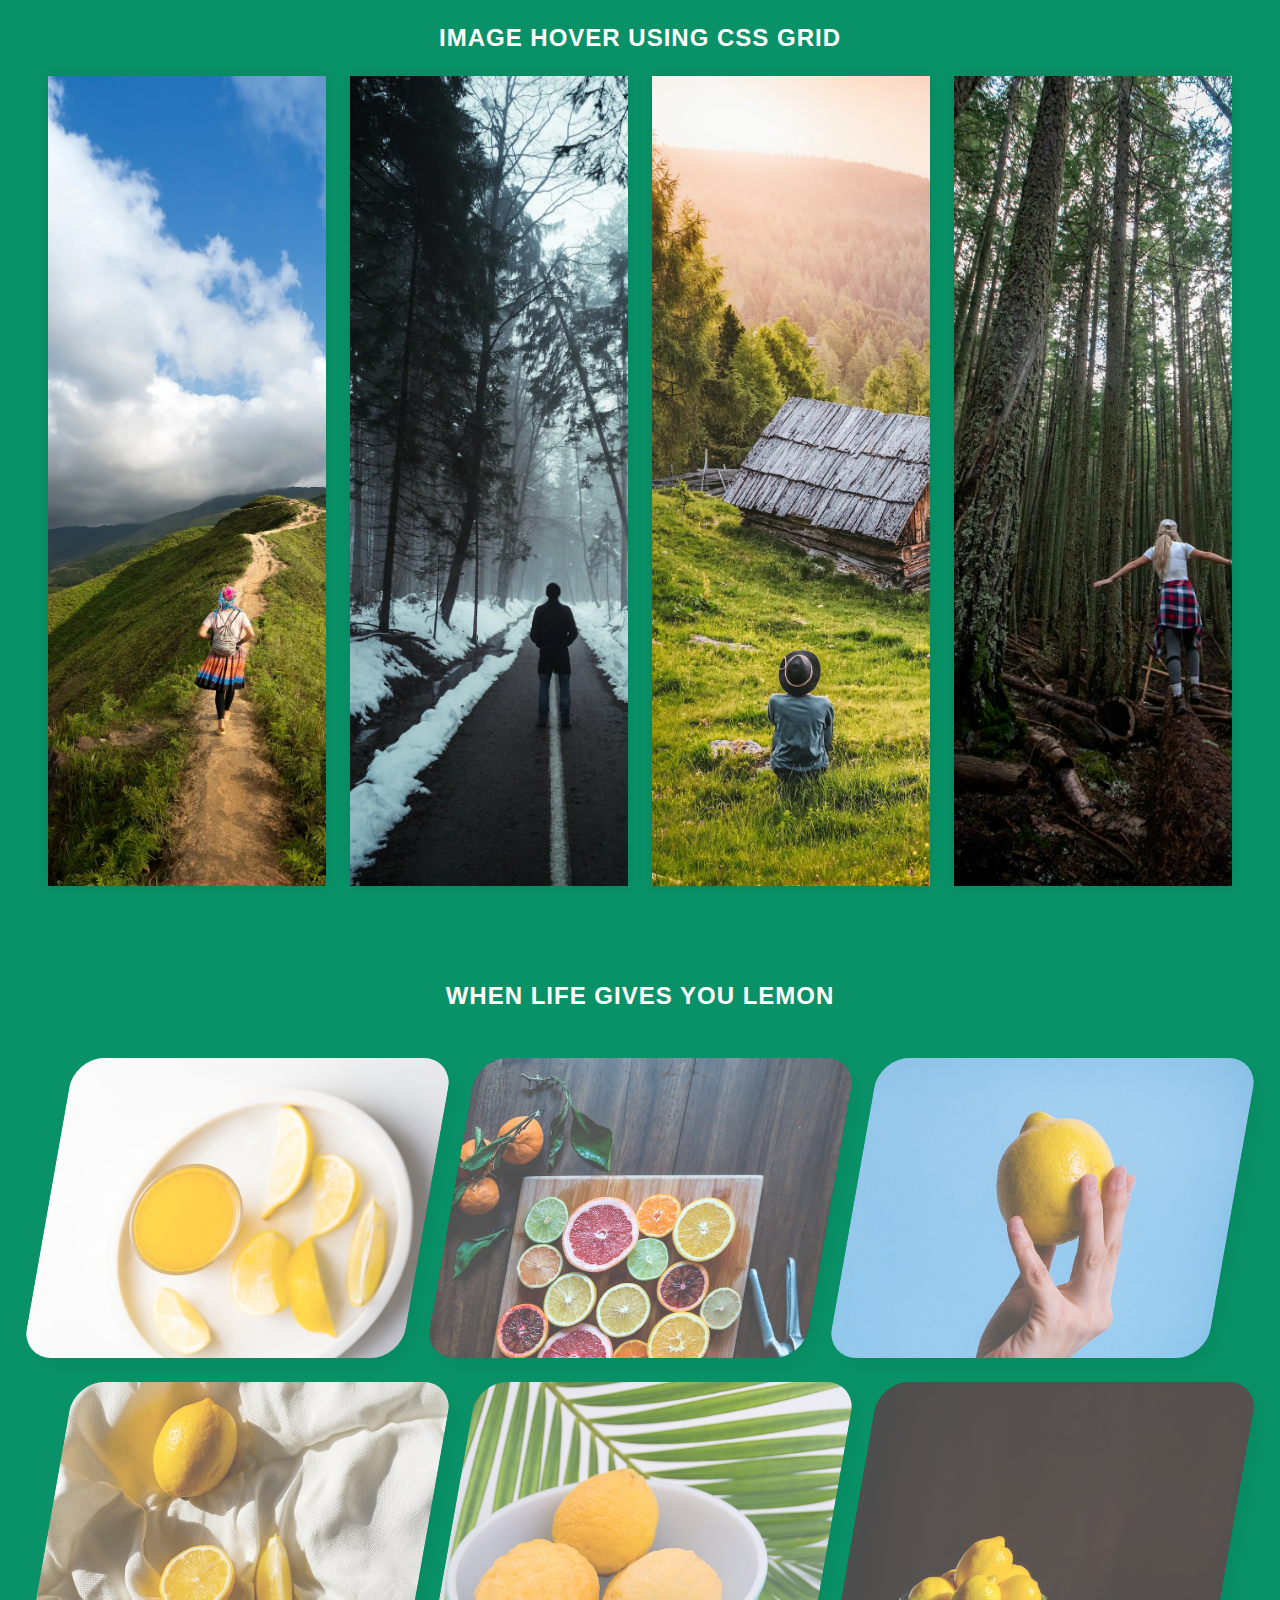
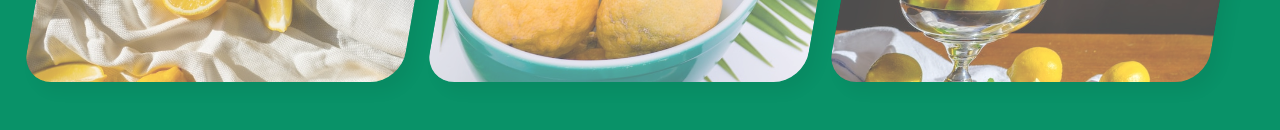
<file: 02. CSS Image hover effect/index.html>
<!DOCTYPE html>
<html lang="en">
  <head>
    <meta charset="UTF-8" />
    <meta http-equiv="X-UA-Compatible" content="IE=edge" />
    <meta name="viewport" content="width=device-width, initial-scale=1.0" />
    <link rel="stylesheet" href="style.css" />
    <title>Image Hover Effect using CSS grid</title>
  </head>
  <body>
    <header>
      <div class="heading">
        <h1>Image Hover using CSS Grid</h1>
      </div>
    </header>
    <div class="container">
      <div class="img">
        <img
          src="img/nature1.webp"
          class="nature1"
          alt="a woman walking on a mountain with a backpack"
        />
      </div>
      <div class="img">
        <img
          src="img/nature2.webp"
          class="nature2"
          alt="a man standing on the middle of snowy road"
        />
      </div>
      <div class="img">
        <img
          src="img/nature3.webp"
          class="nature3"
          alt="a woman siting in the valley"
        />
      </div>
      <div class="img">
        <img
          src="img/nature4.webp"
          class="nature4"
          alt="a woman walking with open arms in the woods"
        />
      </div>
    </div>
    <header>
      <div class="heading heading-secondary">
        <h1>When Life Gives you Lemon</h1>
      </div>
    </header>
    <div class="grid">
      <div><img src="img/lemon1.jpg" alt="lemon cut on plate" /></div>
      <div><img src="img/lemon2.jpg" alt="lemon on a plate" /></div>
      <div><img src="img/lemon3.jpg" alt="a hand holding a lemon" /></div>
      <div><img src="img/lemon4.jpg" alt="a lemon cut" /></div>
      <div><img src="img/lemon5.jpg" alt="lemons in a basket" /></div>
      <div><img src="img/lemon6.jpg" alt="lemons in a basket" /></div>
    </div>
  </body>
</html>
</file>
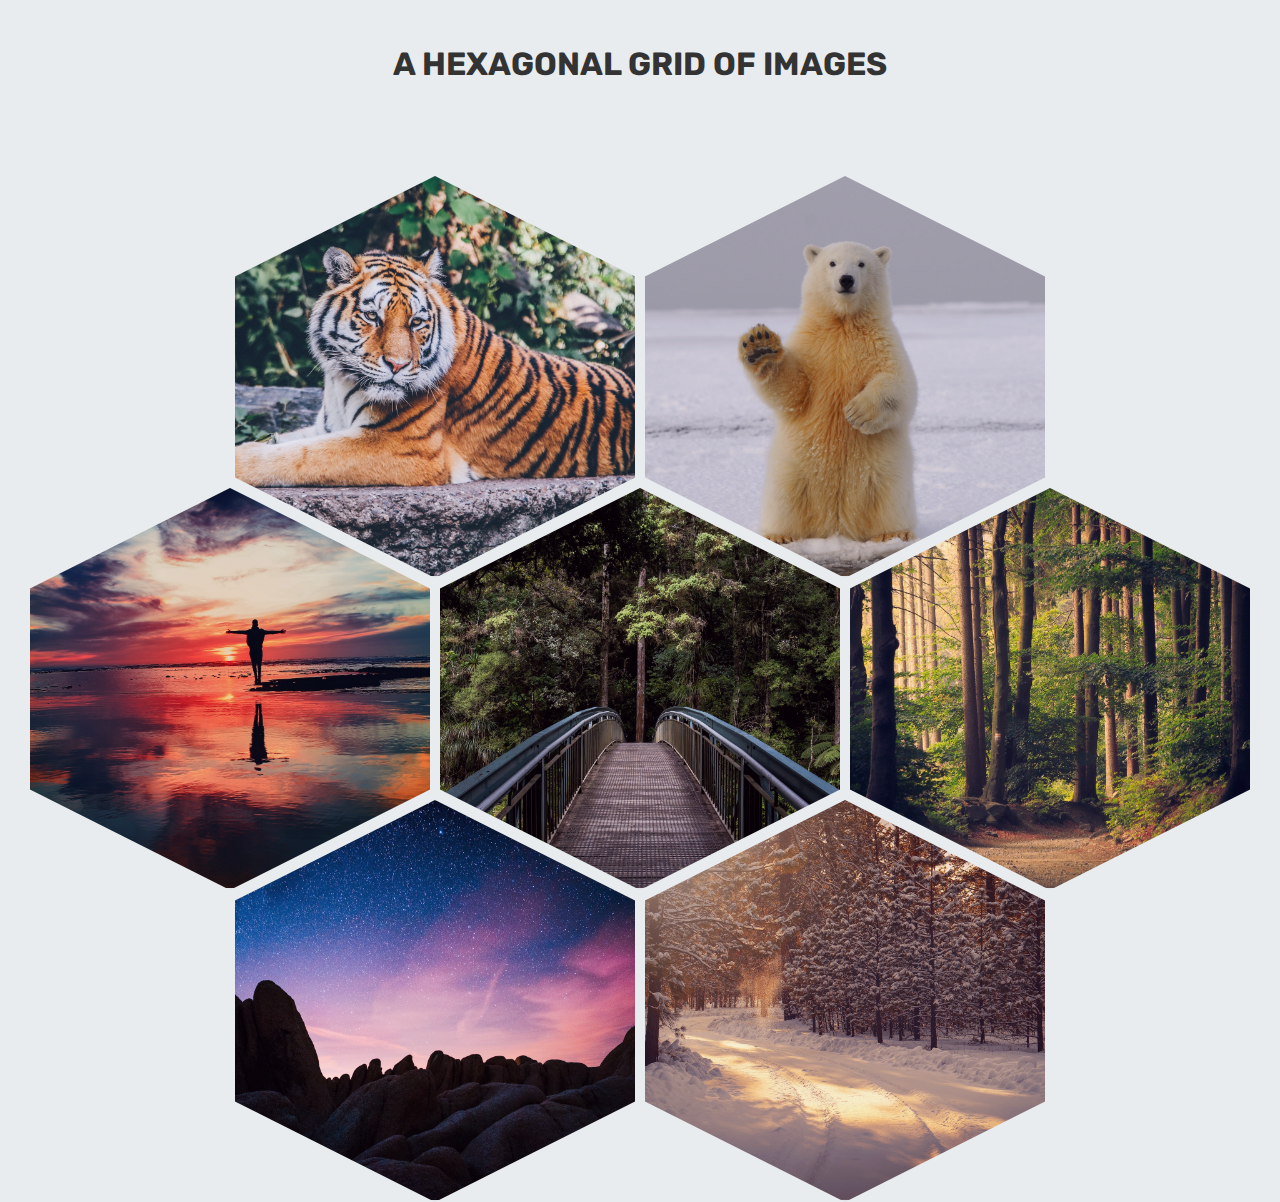
<file: 03. Hexagonal image grid/index.html>
<!DOCTYPE html>
<html lang="en">
  <head>
    <meta charset="UTF-8" />
    <meta http-equiv="X-UA-Compatible" content="IE=edge" />
    <meta name="viewport" content="width=device-width, initial-scale=1.0" />
    <link rel="preconnect" href="https://fonts.googleapis.com" />
    <link rel="preconnect" href="https://fonts.gstatic.com" crossorigin />
    <link
      href="https://fonts.googleapis.com/css2?family=Rubik:ital,wght@0,300;0,400;1,700&display=swap"
      rel="stylesheet"
    />
    <link rel="stylesheet" href="style.css" />
    <title>Hexogonal Image Grid</title>
  </head>
  <body>
    <header>
      <h1>A hexagonal Grid of images</h1>
    </header>
    <div class="grid">
      <div class="grid-item">
        <div class="text-box">
          <p class="img-title">Tiger</p>
          <p class="photographer">
            Photo by<a
              href="https://unsplash.com/es/@nickkarvounis?utm_source=unsplash&utm_medium=referral&utm_content=creditCopyText"
              >Nick Karvounis</a
            >
          </p>
        </div>

        <img
          src="img/nick-karvounis--KNNQqX9rqY-unsplash.jpg"
          alt="tiger sitting on rock"
        />
      </div>
      <div class="grid-item">
        <div class="text-box">
          <p class="img-title">Polar bear</p>
          <p class="photographer">
            Photo by
            <a
              href="https://unsplash.com/@hansjurgen007?utm_source=unsplash&utm_medium=referral&utm_content=creditCopyText"
              >Hans-Jurgen Mager</a
            >
          </p>
        </div>
        <img
          src="img/hans-jurgen-mager-qQWV91TTBrE-unsplash.jpg"
          alt="polar bear waving hand"
        />
      </div>
      <div class="grid-item">
        <div class="text-box">
          <p class="img-title">ocean</p>
          <p class="photographer">
            Photo by
            <a
              href="https://unsplash.com/@coopery?utm_source=unsplash&utm_medium=referral&utm_content=creditCopyText"
              >Mohamed Nohassi</a
            >
          </p>
        </div>
        <img
          src="img/mohamed-nohassi-odxB5oIG_iA-unsplash.jpg"
          alt="man standing with open arms on an islet"
        />
      </div>
      <div class="grid-item">
        <div class="text-box">
          <p class="img-title">wooden bridge</p>
          <p class="photographer">
            Photo by
            <a
              href="https://unsplash.com/@timswaanphotography?utm_source=unsplash&utm_medium=referral&utm_content=creditCopyText"
              >Tim Swaan</a
            >
          </p>
        </div>
        <img
          src="img/tim-swaan-eOpewngf68w-unsplash.jpg"
          alt="beautiful wooden bridge in the forest"
        />
      </div>
      <div class="grid-item">
        <div class="text-box">
          <p class="img-title">forest</p>
          <p class="photographer">
            Photo by
            <a
              href="https://unsplash.com/@szmigieldesign?utm_source=unsplash&utm_medium=referral&utm_content=creditCopyText"
              >Lukasz Szmigiel</a
            >
          </p>
        </div>
        <img
          src="img/lukasz-szmigiel-jFCViYFYcus-unsplash.jpg"
          alt="forest full of life"
        />
      </div>
      <div class="grid-item">
        <div class="text-box">
          <p class="img-title">rocky mountains</p>
          <p class="photographer">
            Photo by
            <a
              href="https://unsplash.com/@hellocolor?utm_source=unsplash&utm_medium=referral&utm_content=creditCopyText"
              >Pawel Nolbert</a
            >
          </p>
        </div>
        <img
          src="img/pawel-nolbert-62OK9xwVA0c-unsplash.jpg"
          alt="rocky mountains with purply sky"
        />
      </div>
      <div class="grid-item">
        <div class="text-box">
          <p class="img-title">snowy roads</p>
          <p class="photographer">
            Photo by
            <a
              href="https://unsplash.com/@timothyeberly?utm_source=unsplash&utm_medium=referral&utm_content=creditCopyText"
              >Timothy Eberly</a
            >
          </p>
        </div>
        <img
          src="img/timothy-eberly-LHm2nLdtC9g-unsplash.jpg"
          alt="road full of snowy in the forest"
        />
      </div>
    </div>
  </body>
</html>
</file>
<file: 02. CSS Image hover effect/style.css>
* {
  margin: 0;
  padding: 0;
  box-sizing: border-box;
}

html {
  font-size: 62.5%;
}

body {
  font-family: sans-serif;
  background-color: #099268;
}

.heading {
  padding: 2.4rem 4.8rem;
  text-align: center;
  letter-spacing: 1px;
}

.heading h1 {
  font-size: 2.4rem;
  text-transform: uppercase;
  color: #fff;
}

.container {
  padding: 0 4.8rem;
  display: flex;
  gap: 2.4rem;
  width: 100%;
  height: 90vh;
}

.img {
  flex: 1;
  box-shadow: 0 0 1.5rem rgba(0, 0, 0, 0.1);
  transition: all 0.5s;
  overflow: hidden;
}

.img:hover {
  flex: 1 1 50%;
}

.img:hover img {
  width: 100%;
}

.container img {
  transition: all 0.5s;
  width: 150%;
  height: 100%;
  object-fit: cover;
  object-position: bottom;
}

.grid {
  display: grid;
  grid-template-columns: repeat(3, 1fr);
  grid-auto-rows: 300px;
  gap: 2.4rem;
  padding: 0 4.8rem 4.8rem 4.8rem;
}

.heading-secondary {
  padding: 9.6rem 0 4.8rem 0;
}

.grid > * {
  transform: skew(-10deg);
  border-radius: 3rem;
  overflow: hidden;
  position: relative;
  transition: all 0.3s;
  box-shadow: 1rem 1rem 1.5rem rgba(0, 0, 0, 0.05);
}

.grid > *::before {
  content: '';
  display: block;
  position: absolute;
  width: 100%;
  height: 100%;
  top: 0;
  left: 0;
  background-color: rgba(255, 255, 255, 0.3);
}

.grid > *::after {
  content: url(img/arrow-forward-outline.svg);
  position: absolute;
  display: block;
  width: 2rem;
  height: 2rem;
  padding: 1.6rem;
  stroke: #099268;
  bottom: -6rem;
  right: 2rem;
  display: flex;
  align-items: center;
  justify-content: center;
  border-radius: 50%;
  background-color: rgba(255, 255, 255, 0.75);
  cursor: pointer;
  transition: all 0.3s;
}

.grid > *:hover::after {
  transform: translateY(-7rem);
}

.grid > *:hover::before {
  width: 0;
  height: 0;
}

.grid > *:hover {
  transform: translate(-1rem, -1rem) skew(-10deg);
  box-shadow: 1rem 1.5rem 3rem 2rem rgba(0, 0, 0, 0.1);
}

.grid img {
  width: 100%;
  object-fit: cover;
  object-position: center;
}
</file>
<file: 03. Hexagonal image grid/style.css>
/* hexagonal grid of images using float */

*,
*::before,
*::after {
  margin: 0;
  padding: 0;
  box-sizing: border-box;
}

html {
  font-size: 62.5%;
}

body {
  font-family: 'Rubik', sans-serif;
  line-height: 1;
  background-color: #e9ecef;
  color: #333;
  min-height: 100vh;
}

header {
  text-align: center;
  padding: 4.8rem;
  padding-bottom: 9.6rem;
}

h1 {
  font-size: 3.2rem;
  font-weight: 700;
  text-transform: uppercase;
}

img {
  width: 40rem;
  height: 40rem;
  object-fit: cover;
  transition: all 0.3s;
}

.grid {
  max-width: 123rem;
  height: 100%;
  margin: 0 auto;
}

.grid-item {
  position: relative;
  float: left;
  margin-top: -9rem;
  /* clip path is used to give hexagon shape to each images */
  -webkit-clip-path: polygon(50% 0, 100% 25%, 100% 75%, 50% 100%, 0 75%, 0 25%);
  clip-path: polygon(50% 0, 100% 25%, 100% 75%, 50% 100%, 0 75%, 0 25%);
  /* here the element around grid item will wrap in such a polygon shape not when a rectangular box. */
  shape-outside: polygon(50% 0, 100% 25%, 100% 75%, 50% 100%, 0 75%, 0 25%);
  overflow: hidden;
  margin-left: 0.5rem;
  margin-right: 0.5rem;
}

.grid-item::before {
  content: '';
  display: block;
  position: absolute;
  background: rgba(128, 0, 128, 0.25);
  width: 100%;
  height: 100%;
  top: 0;
  left: 0;
  opacity: 0.2;
  transition: all 0.3s;
}

.grid-item:nth-child(1),
.grid-item:nth-child(6) {
  margin-left: 21rem;
}

.grid-item:nth-child(1),
.grid-item:nth-child(2) {
  margin-top: 0;
}

.text-box {
  display: flex;
  flex-direction: column;
  align-items: center;
  justify-content: center;
  gap: 1.6rem;
  position: absolute;
  top: 50%;
  left: 50%;
  transform: translate(-50%, -50%) scale(0);
  z-index: 1;
  width: 100%;
  transition: all 0.3s;
  /* temp */
  color: #fff;
}

.img-title {
  font-size: 2.4rem;
  text-transform: capitalize;
  position: relative;
  display: flex;
  gap: 0.8rem;
  align-items: center;
}

.img-title::before,
.img-title::after {
  content: '';
  display: block;
  width: 2.4rem;
  height: 1px;
  background-color: turquoise;
}

.text-box a {
  text-decoration: none;
  color: #40e0d0;
}

.photographer {
  font-size: 1.2rem;
  color: turquoise;
  font-weight: bold;
  text-transform: uppercase;
}

.grid-item:hover::before {
  opacity: 1;
}

.grid-item:hover img {
  transform: scale(1.1);
}

.grid-item:hover .text-box {
  transform: translate(-50%, -50%) scale(1.1);
}
</file>
